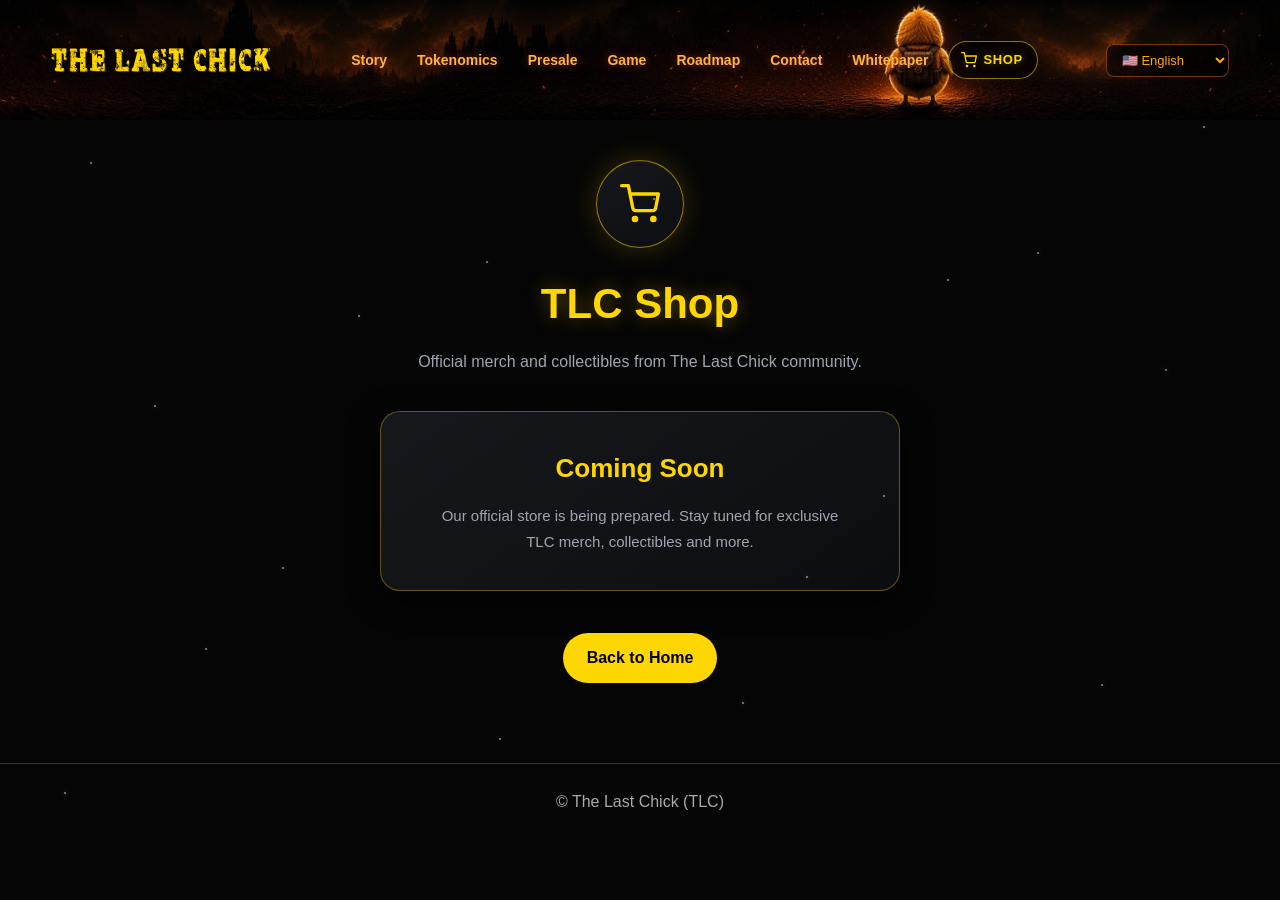
<file: shop.html>
<!DOCTYPE html>
<html lang="en" dir="ltr">
<head>
    <meta charset="UTF-8">
    <meta name="viewport" content="width=device-width, initial-scale=1.0">
    <title>TLC Shop | The Last Chick</title>
    <meta name="description" content="Official TLC Shop — merch and collectibles from The Last Chick community on Base.">
    <meta name="robots" content="index, follow">
    <link rel="canonical" href="https://thelastchick.com/shop.html">
    <meta name="theme-color" content="#050505">
    <link rel="icon" type="image/png" href="https://thelastchick.com/assets/tlc-logo.png">
    <link rel="apple-touch-icon" href="https://thelastchick.com/assets/tlc-logo.png">
    <meta property="og:type" content="website">
    <meta property="og:site_name" content="The Last Chick">
    <meta property="og:title" content="TLC Shop | The Last Chick">
    <meta property="og:description" content="Official TLC Shop — merch and collectibles from The Last Chick community.">
    <meta property="og:url" content="https://thelastchick.com/shop.html">
    <meta property="og:image" content="https://thelastchick.com/assets/tlc1.png">
    <meta name="twitter:card" content="summary_large_image">
    <meta name="twitter:site" content="@TheLastChickTLC">
    <meta name="twitter:title" content="TLC Shop | The Last Chick">
    <meta name="twitter:description" content="Official TLC Shop — merch and collectibles from The Last Chick community.">
    <meta name="twitter:image" content="https://thelastchick.com/assets/tlc1.png">
    <link rel="stylesheet" href="style.css">
    <style>
        .shop-page {
            min-height: calc(100vh - 200px);
            padding: 160px 20px 80px;
            text-align: center;
            background: #050505;
        }
        .shop-hero {
            max-width: 720px;
            margin: 0 auto;
        }
        .shop-hero .shop-icon-wrap {
            width: 88px;
            height: 88px;
            margin: 0 auto 22px;
            border-radius: 50%;
            display: flex;
            align-items: center;
            justify-content: center;
            background: linear-gradient(145deg, #16181d 0%, #0c0d0f 100%);
            border: 1px solid rgba(255, 215, 0, 0.55);
            box-shadow: 0 0 28px rgba(255, 215, 0, 0.2);
            color: #ffd700;
        }
        .shop-hero .shop-icon-wrap svg {
            width: 40px;
            height: 40px;
        }
        .shop-hero h1 {
            font-size: 42px;
            color: #ffd700;
            margin-bottom: 12px;
            text-shadow: 0 0 18px rgba(255, 215, 0, 0.35);
        }
        .shop-hero .shop-sub {
            color: #a0a5b1;
            font-size: 16px;
            line-height: 1.6;
            margin-bottom: 36px;
        }
        .shop-card {
            max-width: 520px;
            margin: 0 auto 32px;
            padding: 36px 28px;
            background: linear-gradient(145deg, #16181d 0%, #0c0d0f 100%);
            border: 1px solid rgba(255, 204, 0, 0.35);
            border-radius: 20px;
            box-shadow: 0 8px 30px rgba(0, 0, 0, 0.65);
        }
        .shop-card h2 {
            font-size: 26px;
            color: #ffd700;
            margin-bottom: 14px;
        }
        .shop-card p {
            color: #a0a5b1;
            font-size: 15px;
            line-height: 1.7;
            margin: 0 auto;
            max-width: 420px;
        }
        .shop-back {
            display: inline-flex;
            align-items: center;
            gap: 8px;
            margin-top: 10px;
            padding: 12px 24px;
            background: #ffd700;
            color: #000 !important;
            font-weight: 700;
            border-radius: 30px;
            text-decoration: none;
            transition: 0.25s;
        }
        .shop-back:hover {
            transform: scale(1.05);
            box-shadow: 0 0 20px rgba(255, 215, 0, 0.4);
        }
        @media (max-width: 600px) {
            .shop-page { padding-top: 120px; }
            .shop-hero h1 { font-size: 32px; }
            .shop-card { padding: 28px 18px; }
        }
    </style>
</head>
<body>

<div id="tlc-ambient-particles" aria-hidden="true">
    <span></span><span></span><span></span><span></span><span></span>
    <span></span><span></span><span></span><span></span><span></span>
    <span></span><span></span><span></span><span></span><span></span>
    <span></span><span></span><span></span><span></span><span></span>
</div>

<header>
    <a href="/" class="logo" aria-label="The Last Chick homepage">
        THE LAST CHICK
    </a>

    <nav id="navMenu" aria-label="Main navigation">
        <a href="/#story" data-i18n="nav_story">Story</a>
        <a href="/tokenomics" data-i18n="nav_token">Tokenomics</a>
        <a href="/presale" data-i18n="nav_presale">Presale</a>
        <a href="/#game" data-i18n="nav_game">Game</a>
        <a href="/#roadmap" data-i18n="nav_roadmap">Roadmap</a>
        <a href="/#contact" data-i18n="nav_contact">Contact</a>
        <a href="/whitepaper.html" data-i18n="nav_whitepaper">Whitepaper</a>
        <a href="/shop.html" class="nav-shop-btn" aria-label="Shop">
            <svg class="nav-shop-icon" viewBox="0 0 24 24" width="18" height="18" aria-hidden="true" fill="none" stroke="currentColor" stroke-width="2" stroke-linecap="round" stroke-linejoin="round">
                <circle cx="9" cy="21" r="1"></circle>
                <circle cx="20" cy="21" r="1"></circle>
                <path d="M1 1h4l2.68 13.39a2 2 0 0 0 2 1.61h9.72a2 2 0 0 0 2-1.61L23 6H6"></path>
            </svg>
            <span data-i18n="nav_shop">Shop</span>
        </a>
    </nav>

    <div class="header-right">
        <div class="language">
            <select id="languageSelect" aria-label="Select language">
                <option value="en">🇺🇸 English</option>
                <option value="fa">🇮🇷 فارسی</option>
                <option value="ar">🇸🇦 العربية</option>
                <option value="es">🇪🇸 Español</option>
                <option value="fr">🇫🇷 Français</option>
                <option value="de">🇩🇪 Deutsch</option>
                <option value="tr">🇹🇷 Türkçe</option>
                <option value="pt">🇧🇷 Português</option>
                <option value="ru">🇷🇺 Русский</option>
                <option value="zh">🇨🇳 中文</option>
                <option value="ja">🇯🇵 日本語</option>
                <option value="hi">🇮🇳 हिन्दी</option>
            </select>
        </div>
        <button type="button" class="menu-toggle" id="menuToggle" aria-label="Open navigation menu">
            <span></span><span></span><span></span>
        </button>
    </div>
</header>

<main class="shop-page">
    <div class="shop-hero">
        <div class="shop-icon-wrap" aria-hidden="true">
            <svg viewBox="0 0 24 24" fill="none" stroke="currentColor" stroke-width="2" stroke-linecap="round" stroke-linejoin="round">
                <circle cx="9" cy="21" r="1"></circle>
                <circle cx="20" cy="21" r="1"></circle>
                <path d="M1 1h4l2.68 13.39a2 2 0 0 0 2 1.61h9.72a2 2 0 0 0 2-1.61L23 6H6"></path>
            </svg>
        </div>
        <h1 data-i18n="shop_page_title">TLC Shop</h1>
        <p class="shop-sub" data-i18n="shop_page_subtitle">Official merch and collectibles from The Last Chick community.</p>

        <div class="shop-card">
            <h2 data-i18n="shop_coming_soon">Coming Soon</h2>
            <p data-i18n="shop_coming_desc">Our official store is being prepared. Stay tuned for exclusive TLC merch, collectibles and more.</p>
        </div>

        <a href="/" class="shop-back" data-i18n="shop_back_home">Back to Home</a>
    </div>
</main>

<footer>
    <p data-i18n="footer">© The Last Chick (TLC)</p>
</footer>

<script src="script.js"></script>
</body>
</html>
</file>
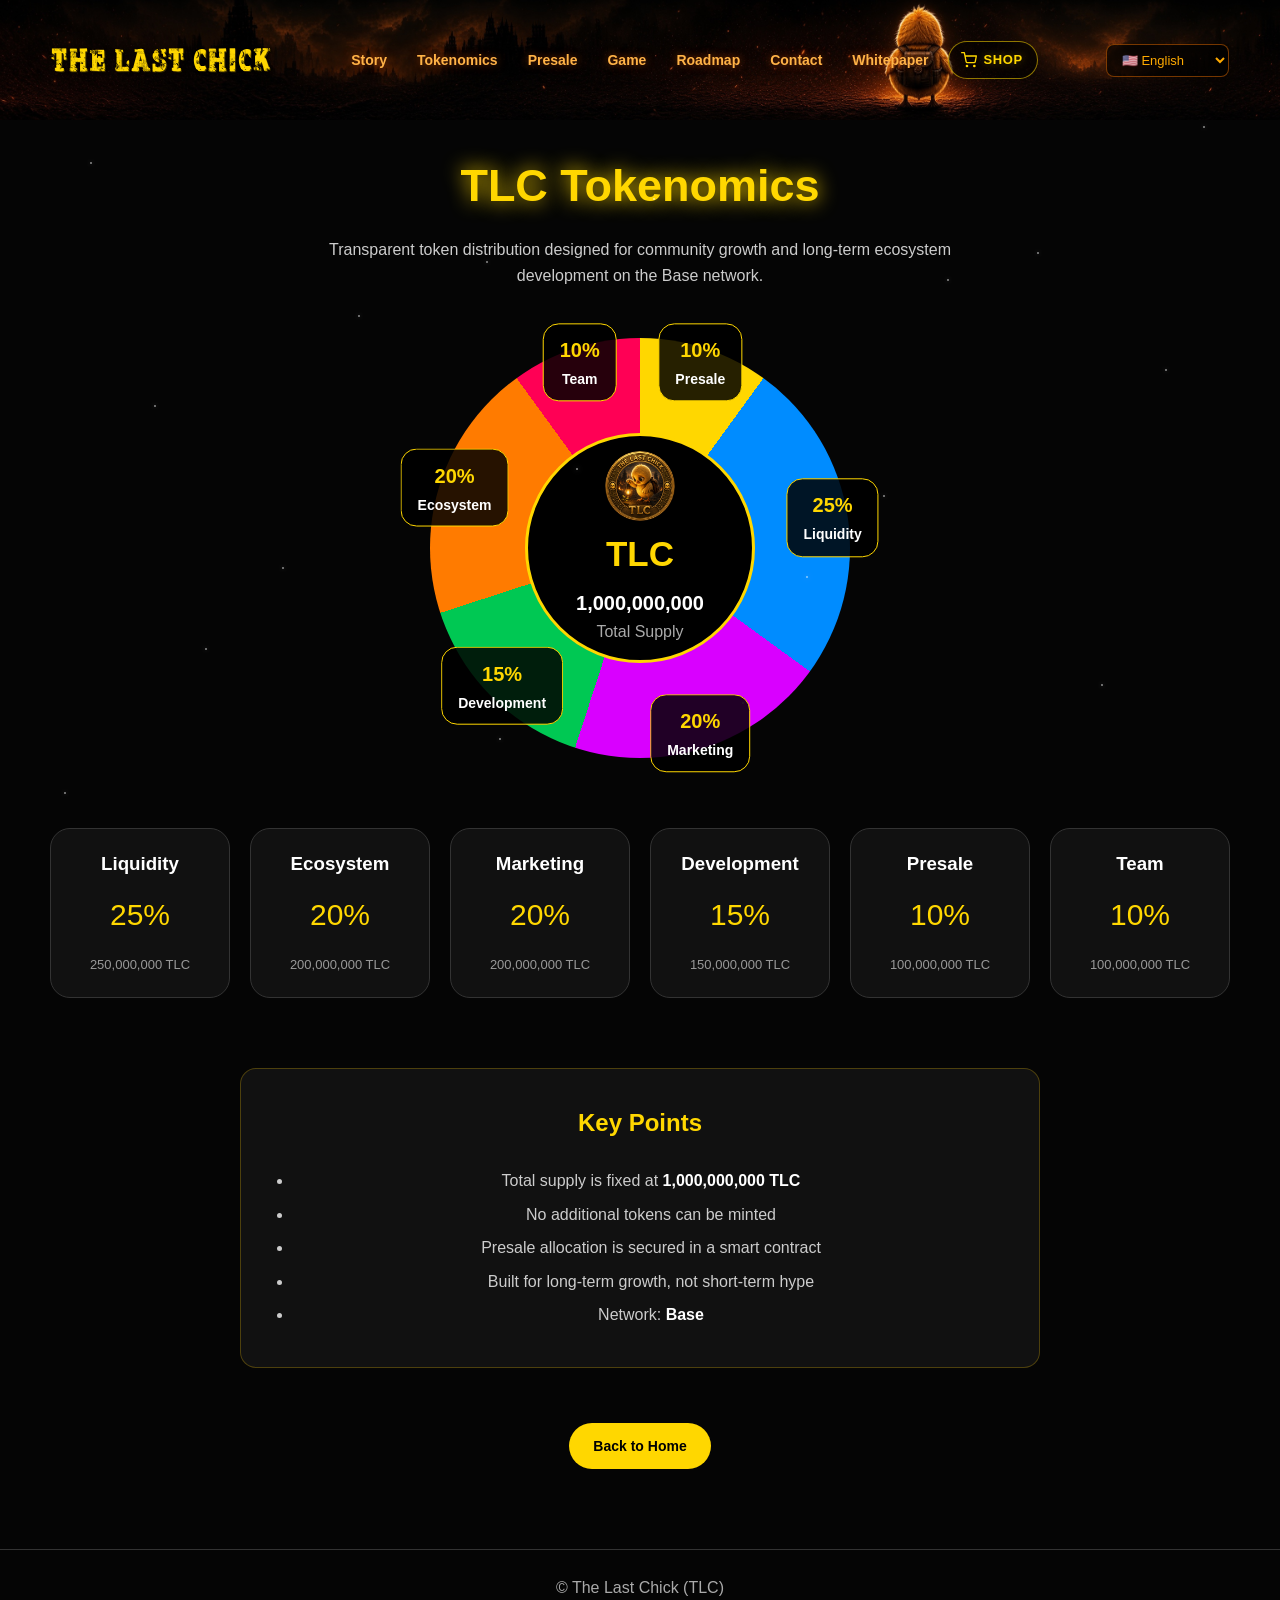
<file: tokenomics.html>
<!DOCTYPE html>
<html lang="en" dir="ltr">
<head>
    <meta charset="UTF-8">
    <meta name="viewport" content="width=device-width, initial-scale=1.0">

    <!-- SEO TITLE -->
    <title data-i18n="token_page_title">The Last Chick (TLC) Tokenomics | TLC Token Supply & Allocation</title>

    <!-- META DESCRIPTION -->
    <meta name="description" content="Explore The Last Chick (TLC) tokenomics on Base. Discover the 1 billion TLC total supply and token allocation for liquidity, ecosystem, marketing, development, presale and team.">

    <meta name="robots" content="index, follow, max-image-preview:large">

    <meta name="theme-color" content="#050505">

    <!-- CANONICAL -->
    <link rel="canonical" href="https://thelastchick.com/tokenomics">

    <!-- FAVICON -->
    <link rel="icon" type="image/png" href="https://thelastchick.com/assets/tlc-logo.png">

    <!-- OPEN GRAPH -->
    <meta property="og:type" content="website">
    <meta property="og:site_name" content="The Last Chick">
    <meta property="og:title" content="The Last Chick (TLC) Tokenomics | TLC Token Supply & Allocation">
    <meta property="og:description" content="Discover The Last Chick (TLC) token distribution on Base, including total supply, liquidity, ecosystem, marketing, development, presale and team allocations.">
    <meta property="og:url" content="https://thelastchick.com/tokenomics">
    <meta property="og:image" content="https://thelastchick.com/assets/tlc-presale-coin.png">
    <meta property="og:image:alt" content="The Last Chick TLC cryptocurrency token">

    <!-- TWITTER / X -->
    <meta name="twitter:card" content="summary_large_image">
    <meta name="twitter:title" content="The Last Chick (TLC) Tokenomics">
    <meta name="twitter:description" content="Explore TLC token supply, distribution and allocation on the Base network.">
    <meta name="twitter:image" content="https://thelastchick.com/assets/tlc-presale-coin.png">

    <!-- STRUCTURED DATA -->
    <script type="application/ld+json">
    {
      "@context": "https://schema.org",
      "@type": "WebPage",
      "name": "The Last Chick (TLC) Tokenomics",
      "headline": "The Last Chick (TLC) Tokenomics",
      "url": "https://thelastchick.com/tokenomics",
      "description": "Official tokenomics information for The Last Chick (TLC), an ERC-20 token on the Base network. Explore the total supply of 1,000,000,000 TLC and its allocation across liquidity, ecosystem, marketing, development, presale and team.",
      "inLanguage": "en",
      "isPartOf": {
        "@type": "WebSite",
        "name": "The Last Chick",
        "url": "https://thelastchick.com/"
      },
      "about": {
        "@type": "Thing",
        "name": "The Last Chick (TLC) Token",
        "alternateName": [
          "TLC Token",
          "TLC Coin",
          "TLC Crypto",
          "The Last Chick Cryptocurrency"
        ],
        "description": "The Last Chick is an ERC-20 cryptocurrency token on the Base network with a total supply of 1,000,000,000 TLC.",
        "identifier": "0x04B757D7Cb621BFb846d47B161857D5E59F5D40C"
      }
    }
    </script>

    <!-- CSS -->
    <link rel="stylesheet" href="style.css">

</head>

<body>

<!-- Ambient Particles -->
<div id="tlc-ambient-particles" aria-hidden="true">
    <span></span><span></span><span></span><span></span><span></span>
    <span></span><span></span><span></span><span></span><span></span>
    <span></span><span></span><span></span><span></span><span></span>
    <span></span><span></span><span></span><span></span><span></span>
</div>

<!-- Header -->
<header>
    <a href="/" class="logo" aria-label="The Last Chick homepage">
        THE LAST CHICK
    </a>

        <nav id="navMenu" aria-label="Main navigation">

        <a href="/#story" data-i18n="nav_story">
            Story
        </a>

        <a href="/tokenomics" data-i18n="nav_token">
            Tokenomics
        </a>

        <a href="/presale" data-i18n="nav_presale">
            Presale
        </a>

        <a href="/#game" data-i18n="nav_game">
            Game
        </a>

        <a href="/#roadmap" data-i18n="nav_roadmap">
            Roadmap
        </a>

        <a href="/#contact" data-i18n="nav_contact">
            Contact
        </a>

        <a href="/whitepaper.html" data-i18n="nav_whitepaper">
            Whitepaper
        </a>

        <a href="/shop.html"
           class="nav-shop-btn"
           aria-label="Shop">
            <svg class="nav-shop-icon" viewBox="0 0 24 24" width="18" height="18" aria-hidden="true" fill="none" stroke="currentColor" stroke-width="2" stroke-linecap="round" stroke-linejoin="round">
                <circle cx="9" cy="21" r="1"></circle>
                <circle cx="20" cy="21" r="1"></circle>
                <path d="M1 1h4l2.68 13.39a2 2 0 0 0 2 1.61h9.72a2 2 0 0 0 2-1.61L23 6H6"></path>
            </svg>
            <span data-i18n="nav_shop">Shop</span>
        </a>

    </nav>


    <div class="header-right">

        <div class="language">
            <select id="languageSelect" aria-label="Select language">

                <option value="en">🇺🇸 English</option>
                <option value="fa">🇮🇷 فارسی</option>
                <option value="ar">🇸🇦 العربية</option>
                <option value="es">🇪🇸 Español</option>
                <option value="fr">🇫🇷 Français</option>
                <option value="de">🇩🇪 Deutsch</option>
                <option value="tr">🇹🇷 Türkçe</option>
                <option value="pt">🇧🇷 Português</option>
                <option value="ru">🇷🇺 Русский</option>
                <option value="zh">🇨🇳 中文</option>
                <option value="ja">🇯🇵 日本語</option>
                <option value="hi">🇮🇳 हिन्दी</option>

            </select>
        </div>

        <button
            type="button"
            class="menu-toggle"
            id="menuToggle"
            aria-label="Open navigation menu">

            <span></span>
            <span></span>
            <span></span>

        </button>

    </div>
</header>


<!-- Tokenomics Section -->
<section class="tokenomics" style="padding-top: 150px;">

    <h1 data-i18n="token_page_title"
        style="font-size: 45px; color: #ffd700; text-shadow: 0 0 20px gold; text-align: center; margin-bottom: 15px;">

        The Last Chick (TLC) Tokenomics

    </h1>

    <p class="token-subtitle"
       data-i18n="token_page_subtitle"
       style="max-width: 700px; margin: 0 auto 50px;">

        Transparent token distribution designed for community growth and long-term ecosystem development on the Base network.

    </p>


    <!-- Visual Chart -->
    <div class="token-chart">

        <div class="center-token">

            <img
                src="assets/tlc-presale-coin.png"
                alt="The Last Chick TLC cryptocurrency token"
                loading="lazy"
                decoding="async">

            <h3>TLC</h3>

            <strong>1,000,000,000</strong>

            <span data-i18n="token_total_supply">
                Total Supply
            </span>

        </div>

        <div class="slice presale">
            <b>10%</b>
            <span data-i18n="token_presale">Presale</span>
        </div>

        <div class="slice liquidity">
            <b>25%</b>
            <span data-i18n="token_liquidity">Liquidity</span>
        </div>

        <div class="slice marketing">
            <b>20%</b>
            <span data-i18n="token_marketing">Marketing</span>
        </div>

        <div class="slice development">
            <b>15%</b>
            <span data-i18n="token_development">Development</span>
        </div>

        <div class="slice ecosystem">
            <b>20%</b>
            <span data-i18n="token_ecosystem">Ecosystem</span>
        </div>

        <div class="slice team">
            <b>10%</b>
            <span data-i18n="token_team">Team</span>
        </div>

    </div>


    <!-- Distribution Cards -->
    <div class="token-info" style="margin-top: 70px;">

        <div>
            <h3 data-i18n="token_liquidity">💧 Liquidity</h3>
            <p>25%</p>
            <small style="color:#999; font-size:13px;">
                250,000,000 TLC
            </small>
        </div>

        <div>
            <h3 data-i18n="token_ecosystem">🌎 Ecosystem</h3>
            <p>20%</p>
            <small style="color:#999; font-size:13px;">
                200,000,000 TLC
            </small>
        </div>

        <div>
            <h3 data-i18n="token_marketing">📢 Marketing</h3>
            <p>20%</p>
            <small style="color:#999; font-size:13px;">
                200,000,000 TLC
            </small>
        </div>

        <div>
            <h3 data-i18n="token_development">🛠 Development</h3>
            <p>15%</p>
            <small style="color:#999; font-size:13px;">
                150,000,000 TLC
            </small>
        </div>

        <div>
            <h3 data-i18n="token_presale">🐥 Presale</h3>
            <p>10%</p>
            <small style="color:#999; font-size:13px;">
                100,000,000 TLC
            </small>
        </div>

        <div>
            <h3 data-i18n="token_team">👥 Team</h3>
            <p>10%</p>
            <small style="color:#999; font-size:13px;">
                100,000,000 TLC
            </small>
        </div>

    </div>


    <!-- Key Points -->
    <div style="max-width: 800px; margin: 70px auto 0; background: #111; border: 1px solid rgba(255,204,0,0.25); border-radius: 16px; padding: 35px 30px;">

        <h3
            style="color:#ffd700; margin: 0 0 22px; font-size: 24px; text-align: center;"
            data-i18n="token_key_points">

            Key Points

        </h3>

        <ul style="color:#ccc; line-height: 2.1; padding-left: 22px; margin: 0; font-size: 16px;">

            <li>
                <span data-i18n="token_supply_fixed">
                    Total supply is fixed at
                </span>
                <strong style="color:#fff;">
                    1,000,000,000 TLC
                </strong>
            </li>

            <li data-i18n="token_no_mint">
                No additional tokens can be minted
            </li>

            <li data-i18n="token_presale_secured">
                Presale allocation is secured in a smart contract
            </li>

            <li data-i18n="token_long_term">
                Built for long-term growth, not short-term hype
            </li>

            <li>
                <span data-i18n="token_network">
                    Network:
                </span>
                <strong style="color:#fff;">
                    Base
                </strong>
            </li>

        </ul>

    </div>


    <!-- Buttons -->
    <div style="margin-top: 55px; display: flex; gap: 15px; justify-content: center; flex-wrap: wrap;">

        <a href="/" class="btn" data-i18n="token_back_home">
            ← Back to Home
        </a>

    </div>

</section>


<!-- Footer -->
<footer>
    <p>© The Last Chick (TLC)</p>
</footer>


<!-- JavaScript -->
<script src="script.js"></script>

</body>
</html>
</file>
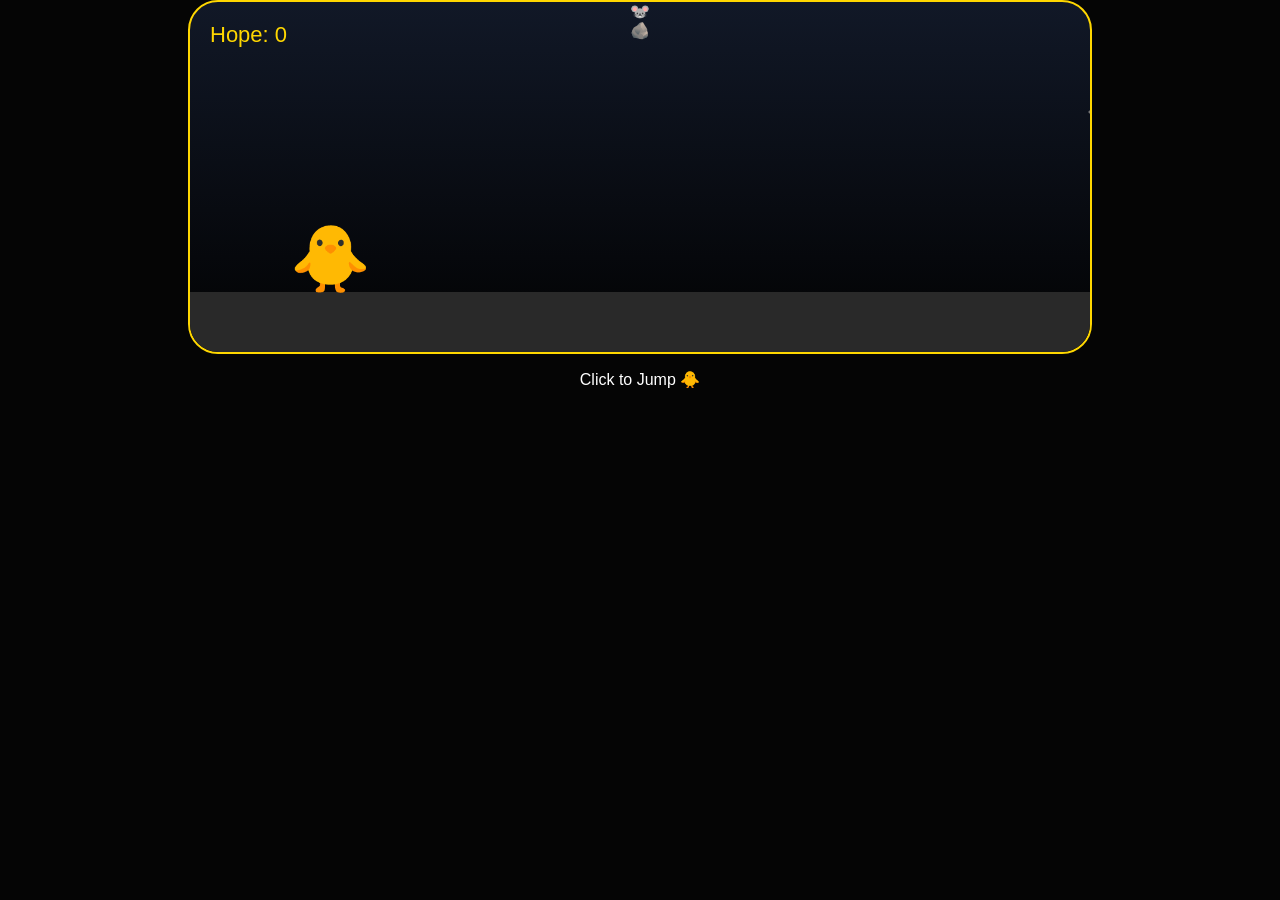
<file: game/game.html>
<!DOCTYPE html>
<html>
<head>
<meta charset="UTF-8">
<title>TLC Into The Light</title>
<link rel="stylesheet" href="game.css">
</head>

<body>

<div id="game">

<div id="sky"></div>

<div id="ground"></div>


<div id="player">
🐥
</div>


<div id="enemy">
🐈
</div>


<div id="mouse">
🐭
</div>


<div id="rock">
🪨
</div>


<div id="lantern">
🏮
</div>


<div id="score">
Hope: <span id="points">0</span>
</div>


<div id="gameover">
GAME OVER
<br>
<button onclick="restartGame()">TRY AGAIN</button>
</div>


</div>


<p>
Click to Jump 🐥
</p>


<script src="game.js"></script>

</body>
</html>
</file>
<file: style.css>
* {
    margin: 0;
    padding: 0;
    box-sizing: border-box;
    font-family: Arial, Helvetica, sans-serif;
}
html {
    scroll-behavior: smooth;
}
body {
    background: #050505;
    color: white;
    line-height: 1.6;
}

/* Loader */
#loader {
    position: fixed;
    top: 0;
    left: 0;
    width: 100%;
    height: 100vh;
    background: #000;
    display: flex;
    flex-direction: column;
    align-items: center;
    justify-content: center;
    z-index: 9999;
    transition: opacity 2s ease, visibility 0s linear 2s;
    overflow: hidden;
}
#loader.hidden {
    opacity: 0;
    visibility: hidden;
    pointer-events: none;
}
#loader img {
    width: 180px;
}
#loader h1 {
    font-size: 50px;
    color: #ffd700;
    margin-top: 15px;
}
.chick-circle {
    width: 220px;
    height: 220px;
    border-radius: 50%;
    overflow: hidden;
    border: 5px solid #ffd700;
    box-shadow: 0 0 30px #ffd700, 0 0 80px rgba(255, 215, 0, 0.5);
    animation: floatChick 3s infinite ease-in-out;
}
.chick-circle img {
    width: 100%;
    height: 100%;
    object-fit: contain;
}
@keyframes floatChick {
    0%, 100% { transform: translateY(0); }
    50% { transform: translateY(-15px); }
}
.sparkle {
    position: absolute;
    width: 8px;
    height: 8px;
    background: #ffd700;
    border-radius: 50%;
    pointer-events: none;
    animation: sparkleMove 1s forwards;
}
@keyframes sparkleMove {
    0% { opacity: 1; transform: scale(1); }
    100% {
        opacity: 0;
        transform: translate(var(--x), var(--y)) scale(0);
    }
}
@font-face {
    font-family: 'Apocalypse';
    src: url('Apocalypse-Regular.ttf') format('truetype');
    font-weight: normal;
    font-style: normal;
    font-display: swap;
}
/* HEADER */
header {
    position: fixed;
    top: 0;
    left: 0;
    width: 100%;
    height: 120px;
    display: flex;
    justify-content: space-between;
    align-items: center;
    padding: 0 4%;
    background: url('assets/header-bg.png') center 50% / cover no-repeat;
    background-color: #0a0500;
    
    box-shadow: none;
    z-index: 1000;
}
header .logo,
a.logo {
    font-family: 'Apocalypse', sans-serif;
    font-size: 24px;
    font-weight: normal;
    color: #ffd700 !important;
    letter-spacing: 1px;
    white-space: nowrap;
    text-decoration: none;
    text-transform: uppercase;

    text-shadow:
        1px 1px 0 rgba(60, 45, 0, 0.9),
        2px 2px 3px rgba(0, 0, 0, 0.9);

    z-index: 2;
    transition: 0.3s;
}
header .logo:hover,
a.logo:hover {
    color: #ffe45c !important;
    text-shadow:
        1px 1px 0 rgba(60, 45, 0, 0.9),
        0 0 8px rgba(255, 215, 0, 0.35);
    opacity: 1;
}
header nav {
    display: flex;
    gap: 4px;
    z-index: 2;
}
header nav a {
    color: #ffb347 !important;
    text-decoration: none;
    font-size: 14px;
    font-weight: 600;
    padding: 8px 11px;
    margin: 0 2px;
    text-shadow: 0 0 8px rgba(255, 100, 0, 0.5);
    transition: all 0.25s ease;
    border-radius: 6px;
}
header nav a:hover {
    color: #ffdd88 !important;
    text-shadow: 0 0 14px #ff6a00;
    background: rgba(255, 80, 0, 0.12);
}

/* Shop button in nav */
header nav a.nav-shop-btn {
    display: inline-flex;
    align-items: center;
    gap: 7px;
    color: #ffd700 !important;
    background: rgba(0, 0, 0, 0.55);
    border: 1px solid rgba(255, 215, 0, 0.55);
    border-radius: 999px;
    padding: 7px 14px 7px 12px;
    font-size: 13px;
    font-weight: 700;
    letter-spacing: 0.6px;
    text-transform: uppercase;
    text-shadow: 0 0 10px rgba(255, 215, 0, 0.35);
    transition: all 0.25s ease;
}

header nav a.nav-shop-btn:hover {
    color: #000 !important;
    background: #ffd700;
    border-color: #ffd700;
    text-shadow: none;
    box-shadow: 0 0 18px rgba(255, 215, 0, 0.45);
}

header nav a.nav-shop-btn .nav-shop-icon {
    flex-shrink: 0;
    width: 16px;
    height: 16px;
}

@media (max-width: 1024px) {
    header nav a.nav-shop-btn {
        width: fit-content;
        margin-top: 6px;
        padding: 10px 16px;
        font-size: 15px;
    }
}

.header-right {
    display: flex;
    align-items: center;
    gap: 12px;
    z-index: 5;
}
.language select {
    background: rgba(0, 0, 0, 0.65);
    color: #ffaa00;
    padding: 7px 11px;
    border-radius: 8px;
    border: 1px solid rgba(255, 120, 0, 0.45);
    cursor: pointer;
    font-size: 13px;
    outline: none;
    max-width: 150px;
    transition: 0.25s;
}
.language select:hover {
    border-color: #ff6a00;
}
.menu-toggle {
    display: none;
    flex-direction: column;
    justify-content: space-between;
    width: 26px;
    height: 18px;
    background: transparent;
    border: none;
    cursor: pointer;
    padding: 0;
}
.menu-toggle span {
    display: block;
    height: 2.5px;
    width: 100%;
    background: #ff8800;
    border-radius: 2px;
    transition: 0.3s;
}
.menu-toggle.active span:nth-child(1) {
    transform: translateY(7.5px) rotate(45deg);
}
.menu-toggle.active span:nth-child(2) {
    opacity: 0;
}
.menu-toggle.active span:nth-child(3) {
    transform: translateY(-7.5px) rotate(-45deg);
}

/* Hero */
.hero {
    min-height: 100vh;
    display: flex;
    align-items: center;
    justify-content: space-between;
    padding: 150px 5% 60px;
    gap: 40px;
}
.hero-image {
    width: 380px;
    max-width: 100%;
    border-radius: 32px;
    filter: drop-shadow(0 0 40px rgba(255, 215, 0, 0.6));
    -webkit-mask-image: radial-gradient(ellipse 85% 90% at center, black 60%, transparent 100%);
    mask-image: radial-gradient(ellipse 85% 90% at center, black 60%, transparent 100%);
}
.hero-content {
    max-width: 560px;
}
.hero h1 {
    font-size: 52px;
    line-height: 1.1;
}
.hero h1 span {
    color: #ffd700;
}
.hero-title {
    font-size: 24px;
    margin: 20px 0;
}
.small-text {
    color: #bbb;
    font-size: 16px;
}
.buttons {
    margin-top: 26px;
    display: flex;
    gap: 12px;
    flex-wrap: wrap;
}
.btn,
.buy-btn {
    display: inline-block;
    padding: 12px 24px;
    background: #ffd700;
    color: #000;
    font-weight: bold;
    border-radius: 30px;
    text-decoration: none;
    transition: 0.3s;
    font-size: 14px;
    border: none;
    cursor: pointer;
}
.btn:hover,
.buy-btn:hover {
    transform: scale(1.05);
}

/* Sections */
section {
    padding: 70px 5%;
}
h2 {
    font-size: 36px;
    color: #ffd700;
    margin-bottom: 25px;
    text-align: center;
}
section p {
    max-width: 900px;
    margin: 12px auto;
    color: #ddd;
    font-size: 16px;
}
#story {
    display: flex;
    align-items: center;
    gap: 45px;
}
#story img {
    width: 360px;
    max-width: 100%;
}
.cards {
    display: grid;
    grid-template-columns: repeat(auto-fit, minmax(210px, 1fr));
    gap: 22px;
    margin-top: 30px;
}
.card,
.token-card,
.contract-box {
    background: #111;
    border: 1px solid #333;
    padding: 26px;
    border-radius: 16px;
    text-align: center;
    transition: 0.3s;
}
.card:hover {
    transform: translateY(-8px);
    border-color: #ffd700;
}
.card h3 {
    color: #ffd700;
    margin-bottom: 10px;
}
.gallery {
    text-align: center;
}
.gallery img {
    width: 250px;
    max-width: 90%;
    margin: 10px;
    border-radius: 16px;
}
.token-card button,
.contract-box button {
    margin-top: 16px;
    padding: 11px 22px;
    border: none;
    border-radius: 20px;
    cursor: pointer;
    background: #ffd700;
    font-weight: bold;
}
.contract-address {
    word-break: break-all;
    color: #ffd700;
}
.contract-input {
    width: 100%;
    padding: 13px;
    background: #000;
    color: white;
    border: 1px solid #555;
    border-radius: 10px;
    text-align: center;
    margin-top: 8px;
}
.community {
    text-align: center;
}
.social-buttons {
    display: flex;
    justify-content: center;
    gap: 12px;
    flex-wrap: wrap;
    margin-top: 10px;
}
footer {
    padding: 25px;
    text-align: center;
    border-top: 1px solid #333;
    color: #aaa;
}

/* Tokenomics */
.tokenomics {
    background: #050505;
    padding: 80px 20px;
    text-align: center;
    color: white;
}
.tokenomics h2 {
    font-size: 45px;
    color: #ffd700;
    text-shadow: 0 0 20px gold;
}
.token-subtitle {
    color: #ccc;
    margin-bottom: 50px;
}
.token-chart {
    width: 420px;
    height: 420px;
    margin: auto;
    border-radius: 50%;
    background: conic-gradient(
        #ffd700 0 10%,
        #008cff 10% 35%,
        #d900ff 35% 55%,
        #00c853 55% 70%,
        #ff7b00 70% 90%,
        #ff0055 90% 100%
    );
    position: relative;
    animation: glow 3s infinite alternate;
}
@keyframes glow {
    from { box-shadow: 0 0 20px gold; }
    to { box-shadow: 0 0 70px gold; }
}
.center-token {
    position: absolute;
    top: 50%;
    left: 50%;
    transform: translate(-50%, -50%);
    width: 230px;
    height: 230px;
    background: #000;
    border-radius: 50%;
    display: flex;
    flex-direction: column;
    align-items: center;
    justify-content: center;
    border: 3px solid gold;
}
.center-token img {
    width: 70px;
    height: 70px;
    border-radius: 50%;
    object-fit: cover;
}
.center-token h3 {
    font-size: 35px;
    color: #ffd700;
    margin: 5px;
}
.center-token strong {
    font-size: 20px;
}
.center-token span {
    color: #aaa;
}
.slice {
    position: absolute;
    top: 50%;
    left: 50%;
    width: max-content;
    color: white;
    font-weight: bold;
    background: rgba(0, 0, 0, 0.85);
    padding: 10px 16px;
    border-radius: 16px;
    border: 1px solid gold;
    font-size: 14px;
    white-space: nowrap;
    z-index: 5;
    transform-origin: center center;
    animation: floatLabel 3s ease-in-out infinite;
}

.slice b {
    display: block;
    font-size: 20px;
    color: #ffd700;
    margin-bottom: 2px;
}

/* Presale 10% - Gold */
.presale {
    --angle: 18deg;
    transform: translate(-50%, -50%) rotate(var(--angle)) translateY(-195px) rotate(calc(-1 * var(--angle)));
}

/* Liquidity 25% - Blue */
.liquidity {
    --angle: 81deg;
    transform: translate(-50%, -50%) rotate(var(--angle)) translateY(-195px) rotate(calc(-1 * var(--angle)));
}

/* Marketing 20% - Purple */
.marketing {
    --angle: 162deg;
    transform: translate(-50%, -50%) rotate(var(--angle)) translateY(-195px) rotate(calc(-1 * var(--angle)));
}

/* Development 15% - Green */
.development {
    --angle: 225deg;
    transform: translate(-50%, -50%) rotate(var(--angle)) translateY(-195px) rotate(calc(-1 * var(--angle)));
}

/* Ecosystem 20% - Orange */
.ecosystem {
    --angle: 288deg;
    transform: translate(-50%, -50%) rotate(var(--angle)) translateY(-195px) rotate(calc(-1 * var(--angle)));
}

/* Team 10% - Red */
.team {
    --angle: 342deg;
    transform: translate(-50%, -50%) rotate(var(--angle)) translateY(-195px) rotate(calc(-1 * var(--angle)));
}

/* Floating animation */
@keyframes floatLabel {
    0%, 100% {
        transform: translate(-50%, -50%) rotate(var(--angle)) translateY(-195px) rotate(calc(-1 * var(--angle)));
    }
    50% {
        transform: translate(-50%, -50%) rotate(var(--angle)) translateY(-210px) rotate(calc(-1 * var(--angle)));
    }
}
.token-info {
    display: flex;
    flex-wrap: wrap;
    justify-content: center;
    gap: 20px;
    margin-top: 70px;
}
.token-info div {
    width: 180px;
    background: #111;
    padding: 20px;
    border-radius: 20px;
    border: 1px solid #333;
    transition: 0.3s;
}
.token-info div:hover {
    transform: translateY(-10px);
    border-color: gold;
    box-shadow: 0 0 20px gold;
}
.token-info p {
    font-size: 30px;
    color: #ffd700;
}

/* Presale */
.presale-section {
    padding: 80px 20px;
    text-align: center;
    background: #050505;
    color: white;
}
.presale-section h2 {
    font-size: 42px;
    color: #ffd700;
    text-shadow: 0 0 20px gold;
}
.presale-text {
    max-width: 800px;
    margin: 20px auto;
    color: #ddd;
    line-height: 1.8;
}
.presale-card {
    display: flex;
    justify-content: center;
    flex-wrap: wrap;
    gap: 20px;
    margin: 50px auto;
}
.presale-item {
    width: 220px;
    padding: 25px;
    background: #111;
    border-radius: 20px;
    border: 1px solid #ffd700;
    box-shadow: 0 0 15px rgba(255, 215, 0, 0.3);
    transition: 0.3s;
}
.presale-item:hover {
    transform: translateY(-10px);
    box-shadow: 0 0 35px gold;
}
.presale-item span {
    display: block;
    color: #aaa;
    margin-bottom: 15px;
}
.presale-item strong {
    font-size: 22px;
    color: #ffd700;
}
.purpose-box {
    max-width: 500px;
    margin: auto;
    background: #111;
    padding: 30px;
    border-radius: 25px;
    border: 1px solid #333;
    font-size: 18px;
}
.purpose-box p {
    margin: 15px;
}

/* Buy Widget */
.buy-widget {
    max-width: 480px;
    margin: 25px auto 0 !important;
    background: #111;
    border: 1px solid #ffd700;
    border-radius: 24px;
    padding: 20px 22px 18px !important;
    box-shadow: 0 0 30px rgba(255, 215, 0, 0.25);
    text-align: center;
}
.buy-widget h3 {
    color: #ffd700;
    font-size: 26px;
    margin-bottom: 25px;
}
.input-group {
    text-align: left;
    margin-bottom: 18px;
}
.input-group label {
    display: block;
    color: #aaa;
    font-size: 14px;
    margin-bottom: 6px;
}
.input-group input {
    width: 100%;
    padding: 14px 16px;
    background: #000;
    border: 1px solid #444;
    border-radius: 12px;
    color: white;
    font-size: 18px;
    outline: none;
    transition: 0.3s;
}
.input-group input:focus {
    border-color: #ffd700;
}
.price-info {
    color: #ffd700;
    font-size: 15px;
    margin: 10px 0 25px;
}
.buy-widget .buy-btn {
    width: 100%;
    padding: 15px;
    font-size: 16px;
    margin-top: 8px;
    cursor: pointer;
    border: none;
}
.tx-status {
    margin-top: 18px;
    font-size: 14px;
    color: #0f0;
    min-height: 22px;
}
.wallet-status {
    margin: 12px 0 0 !important;
}
#connectBtn {
    width: 100%;
}

/* ===== FIXED: Token Info inside Buy Widget ===== */
.token-info-box {
    margin: 12px 0 8px !important;
    padding: 0 !important;
}
.token-info-box h2 {
    font-size: 22px !important;
    margin: 0 0 12px !important;
    text-align: center;
    color: #ffd700;
}
.token-info-box .token-card {
    padding: 18px 16px !important;
    margin: 0;
}
.token-info-box .token-card p {
    margin: 6px 0;
    font-size: 14px;
}
.network-warning {
    margin: 0 0 10px !important;
    font-size: 13.5px;
    line-height: 1.5;
    color: #ccc;
}

/* Play Game */
.play-game {
    display: flex;
    justify-content: center;
    align-items: center;
    margin: 10px auto 5px;
}
.play-btn {
    display: inline-block;
    padding: 12px 28px;
    min-width: 150px;
    text-align: center;
    text-decoration: none;
    font-size: 15px;
    font-weight: bold;
    color: #000;
    border-radius: 30px;
    animation: playColorChange 14s ease-in-out infinite;
    transition: transform 0.3s ease;
}
.play-btn:hover {
    transform: scale(1.08);
}
@keyframes playColorChange {
    0%, 12% { background: #ffd700; box-shadow: 0 0 10px rgba(255, 215, 0, 0.5), 0 0 30px rgba(255, 215, 0, 0.25); }
    12%, 25% { background: #008cff; box-shadow: 0 0 10px rgba(0, 140, 255, 0.5), 0 0 30px rgba(0, 140, 255, 0.25); }
    25%, 37% { background: #9b00ff; box-shadow: 0 0 10px rgba(155, 0, 255, 0.5), 0 0 30px rgba(155, 0, 255, 0.25); }
    37%, 50% { background: #ff1493; box-shadow: 0 0 10px rgba(255, 20, 147, 0.5), 0 0 30px rgba(255, 20, 147, 0.25); }
    50%, 62% { background: #00c853; box-shadow: 0 0 10px rgba(0, 200, 83, 0.5), 0 0 30px rgba(0, 200, 83, 0.25); }
    62%, 75% { background: #ff7b00; box-shadow: 0 0 10px rgba(255, 123, 0, 0.5), 0 0 30px rgba(255, 123, 0, 0.25); }
    75%, 87% { background: #ff0055; box-shadow: 0 0 10px rgba(255, 0, 85, 0.5), 0 0 30px rgba(255, 0, 85, 0.25); }
    87%, 100% { background: #ffd700; box-shadow: 0 0 10px rgba(255, 215, 0, 0.5), 0 0 30px rgba(255, 215, 0, 0.25); }
}
.buy-title {
    display: flex;
    align-items: center;
    justify-content: center;
    gap: 14px;
}
.buy-title h3 {
    margin: 0;
}
.buy-title-chick {
    width: 42px;
    height: 42px;
    object-fit: contain;
}
.presale-title-with-image {
    display: flex;
    align-items: center;
    justify-content: center;
    gap: 14px;
}
.presale-coin-img {
    width: 72px;
    height: 72px;
    border-radius: 50%;
    object-fit: cover;
    box-shadow: 0 0 22px rgba(255, 215, 0, 0.65);
    transition: transform 0.3s ease;
}
.presale-coin-img:hover {
    transform: scale(1.1);
}
.buy-chick-image {
    display: block;
    width: 150px;
    height: auto;
    margin: -10px 0 0 0;
}
#buy {
    scroll-margin-top: 90px;
}

#game {
    scroll-margin-top: 140px;
}
/* Responsive */
@media (max-width: 1024px) {
    header {
        height: 80px;
        padding: 0 4%;
        background-position: center 45%;
    }
    header .logo,
    a.logo {
        font-size: 16px;
    }
    header nav {
        position: fixed;
        top: 80px;
        right: -100%;
        width: 260px;
        height: calc(100vh - 80px);
        background: rgba(8, 4, 0, 0.97);
        flex-direction: column;
        padding: 30px 20px;
        gap: 16px;
        transition: right 0.35s ease;
        border-left: 1px solid rgba(255, 100, 0, 0.3);
        z-index: 999;
    }
    html[dir="rtl"] header nav {
        right: auto;
        left: -100%;
        border-left: none;
        border-right: 1px solid rgba(255, 100, 0, 0.3);
    }
    header nav.active {
        right: 0;
    }
    html[dir="rtl"] header nav.active {
        left: 0;
        right: auto;
    }
    header nav a {
        margin: 0;
        font-size: 16px;
        padding: 12px 10px;
    }
    .menu-toggle {
        display: flex;
    }
    .hero {
        flex-direction: column-reverse;
        text-align: center;
        padding-top: 120px;
    }
    .hero h1 {
        font-size: 38px;
    }
    .hero-image {
        width: 270px;
    }
    #story {
        flex-direction: column;
        text-align: center;
    }
    #story img {
        width: 280px;
    }
    h2 {
        font-size: 30px;
    }
}
@media (max-width: 480px) {
    header {
        height: 70px;
        background-position: 65% 50%;
    }
    header .logo,
    a.logo {
        font-size: 14px;
    }
    .language select {
        max-width: 120px;
        font-size: 12px;
        padding: 6px 8px;
    }
    .hero h1 {
        font-size: 30px;
    }
    .hero-title {
        font-size: 19px;
    }
    .buttons {
        justify-content: center;
    }
    .btn, .buy-btn {
        padding: 11px 20px;
        font-size: 13px;
    }
    .buy-widget {
        margin: 40px 15px 0;
        padding: 25px 20px;
    }
}

/* ===== Tokenomics Mobile Only Fix ===== */
@media (max-width: 480px) {
    .tokenomics {
        overflow: hidden;
        padding: 60px 15px;
    }

    .token-chart {
        width: 90vw;
        height: 90vw;
        max-width: 340px;
        max-height: 340px;
    }

    .center-token {
        width: 165px;
        height: 165px;
    }

    .center-token h3 {
        font-size: 24px;
    }

    .center-token strong {
        font-size: 15px;
    }

    .slice {
        padding: 7px 11px;
        font-size: 12px;
    }

    .slice b {
        font-size: 15px;
    }

    /* Smaller distance so labels stay inside the screen */
    .presale {
        --angle: 18deg;
        transform: translate(-50%, -50%) rotate(var(--angle)) translateY(-140px) rotate(calc(-1 * var(--angle)));
    }

    .liquidity {
        --angle: 81deg;
        transform: translate(-50%, -50%) rotate(var(--angle)) translateY(-140px) rotate(calc(-1 * var(--angle)));
    }

    .marketing {
        --angle: 162deg;
        transform: translate(-50%, -50%) rotate(var(--angle)) translateY(-140px) rotate(calc(-1 * var(--angle)));
    }

    .development {
        --angle: 225deg;
        transform: translate(-50%, -50%) rotate(var(--angle)) translateY(-140px) rotate(calc(-1 * var(--angle)));
    }

    .ecosystem {
        --angle: 288deg;
        transform: translate(-50%, -50%) rotate(var(--angle)) translateY(-140px) rotate(calc(-1 * var(--angle)));
    }

    .team {
        --angle: 342deg;
        transform: translate(-50%, -50%) rotate(var(--angle)) translateY(-140px) rotate(calc(-1 * var(--angle)));
    }

    @keyframes floatLabel {
        0%, 100% {
            transform: translate(-50%, -50%) rotate(var(--angle)) translateY(-140px) rotate(calc(-1 * var(--angle)));
        }
        50% {
            transform: translate(-50%, -50%) rotate(var(--angle)) translateY(-152px) rotate(calc(-1 * var(--angle)));
        }
    }
}

/* ===== SUBTLE WHITE AMBIENT PARTICLES ===== */
#tlc-ambient-particles {
    position: fixed;
    inset: 0;
    width: 100%;
    height: 100%;
    pointer-events: none;
    overflow: hidden;
    z-index: 1;
}

#tlc-ambient-particles span {
    position: absolute;
    display: block;
    width: 2px;
    height: 2px;
    border-radius: 50%;
    background: rgba(255, 255, 255, 0.55);
    box-shadow: 0 0 5px rgba(255, 255, 255, 0.35);
    animation: tlcSoftParticle 18s ease-in-out infinite;
}

/* ۲۰ نقطه */
#tlc-ambient-particles span:nth-child(1)  { left: 7%;  top: 18%; animation-duration: 20s; animation-delay: -4s; }
#tlc-ambient-particles span:nth-child(2)  { left: 16%; top: 72%; animation-duration: 24s; animation-delay: -12s; }
#tlc-ambient-particles span:nth-child(3)  { left: 28%; top: 35%; animation-duration: 19s; animation-delay: -7s; }
#tlc-ambient-particles span:nth-child(4)  { left: 39%; top: 82%; animation-duration: 26s; animation-delay: -16s; }
#tlc-ambient-particles span:nth-child(5)  { left: 51%; top: 22%; animation-duration: 21s; animation-delay: -9s; }
#tlc-ambient-particles span:nth-child(6)  { left: 63%; top: 64%; animation-duration: 23s; animation-delay: -14s; }
#tlc-ambient-particles span:nth-child(7)  { left: 74%; top: 31%; animation-duration: 25s; animation-delay: -5s; }
#tlc-ambient-particles span:nth-child(8)  { left: 86%; top: 76%; animation-duration: 22s; animation-delay: -18s; }
#tlc-ambient-particles span:nth-child(9)  { left: 94%; top: 14%; animation-duration: 27s; animation-delay: -11s; }
#tlc-ambient-particles span:nth-child(10) { left: 45%; top: 52%; animation-duration: 24s; animation-delay: -2s; }
#tlc-ambient-particles span:nth-child(11) { left: 12%; top: 45%; animation-duration: 22s; animation-delay: -6s; }
#tlc-ambient-particles span:nth-child(12) { left: 33%; top: 12%; animation-duration: 25s; animation-delay: -15s; }
#tlc-ambient-particles span:nth-child(13) { left: 58%; top: 78%; animation-duration: 19s; animation-delay: -3s; }
#tlc-ambient-particles span:nth-child(14) { left: 81%; top: 28%; animation-duration: 27s; animation-delay: -10s; }
#tlc-ambient-particles span:nth-child(15) { left: 5%;  top: 88%; animation-duration: 21s; animation-delay: -8s; }
#tlc-ambient-particles span:nth-child(16) { left: 47%; top: 6%;  animation-duration: 23s; animation-delay: -13s; }
#tlc-ambient-particles span:nth-child(17) { left: 69%; top: 55%; animation-duration: 26s; animation-delay: -1s; }
#tlc-ambient-particles span:nth-child(18) { left: 22%; top: 63%; animation-duration: 20s; animation-delay: -17s; }
#tlc-ambient-particles span:nth-child(19) { left: 91%; top: 41%; animation-duration: 24s; animation-delay: -9s; }
#tlc-ambient-particles span:nth-child(20) { left: 38%; top: 29%; animation-duration: 28s; animation-delay: -5s; }

@keyframes tlcSoftParticle {
    0%, 100% {
        transform: translate3d(0, 0, 0);
        opacity: 0.12;
    }
    25% {
        transform: translate3d(12px, -8px, 0);
        opacity: 0.45;
    }
    50% {
        transform: translate3d(-8px, 10px, 0);
        opacity: 0.22;
    }
    75% {
        transform: translate3d(9px, 5px, 0);
        opacity: 0.5;
    }
}

@media (prefers-reduced-motion: reduce) {
    #tlc-ambient-particles span {
        animation: none;
        opacity: 0.25;
    }
}


/* ==================== CONTACT SECTION ==================== */
.contact-section {
    padding: 80px 20px;
    background: #050505;
    text-align: center;
}

.contact-section h2 {
    font-size: 36px;
    color: #ffd700;
    margin-bottom: 12px;
}
.contact-official-email {
    text-align: center !important;
    width: 100%;
    display: block;
    margin: 5px auto 16px auto !important;
}

.contact-official-email a {
    display: inline-block;
}
.contact-subtitle {
    color: #a0a5b1;
    font-size: 16px;
    margin-bottom: 40px;
    max-width: 600px;
    margin-left: auto;
    margin-right: auto;
}

.contact-card {
    max-width: 580px;
    margin: 0 auto;
    background: linear-gradient(145deg, #16181d 0%, #0c0d0f 100%);
    border: 1px solid rgba(255, 204, 0, 0.35);
    border-radius: 20px;
    padding: 40px 32px;
    box-shadow: 0 8px 30px rgba(0, 0, 0, 0.6);
}

.contact-form .form-group {
    margin-bottom: 22px;
    text-align: left;
}

.contact-form label {
    display: block;
    color: #ffd700;
    font-size: 14px;
    font-weight: 600;
    margin-bottom: 8px;
}

.contact-form input,
.contact-form select,
.contact-form textarea {
    width: 100%;
    padding: 14px 16px;
    background: #111;
    border: 1px solid #333;
    border-radius: 12px;
    color: #fff;
    font-size: 15px;
    outline: none;
    transition: border-color 0.25s;
}

.contact-form input:focus,
.contact-form select:focus,
.contact-form textarea:focus {
    border-color: #ffd700;
}

.contact-form select {
    cursor: pointer;
    appearance: none;
    background-image: url("data:image/svg+xml,%3Csvg xmlns='http://www.w3.org/2000/svg' width='12' height='8' viewBox='0 0 12 8'%3E%3Cpath fill='%23ffd700' d='M1.41 0L6 4.58 10.59 0 12 1.41l-6 6-6-6z'/%3E%3C/svg%3E");
    background-repeat: no-repeat;
    background-position: right 16px center;
}

.contact-form textarea {
    resize: vertical;
    min-height: 120px;
}

.contact-submit-btn {
    width: 100%;
    padding: 16px;
    background: #ffd700;
    color: #000;
    font-size: 16px;
    font-weight: 700;
    border: none;
    border-radius: 12px;
    cursor: pointer;
    transition: all 0.25s;
    margin-top: 10px;
}

.contact-submit-btn:hover {
    background: #ffe45c;
    transform: translateY(-2px);
    box-shadow: 0 6px 20px rgba(255, 215, 0, 0.3);
}

@media (max-width: 600px) {
    .contact-card {
        padding: 30px 20px;
    }
    
    .contact-section h2 {
        font-size: 28px;
    }
}


/* ===== Toast Notification ===== */
.toast {
  position: fixed;
  top: 30px;
  right: 30px;
  z-index: 99999;
  min-width: 280px;
  max-width: 380px;
  padding: 16px 20px;
  background: linear-gradient(135deg, #0f1f0f, #0a160a);
  border: 1px solid #4ade80;
  border-radius: 14px;
  box-shadow: 0 10px 30px rgba(0, 0, 0, 0.4);
  color: #e2e8f0;
  display: flex;
  align-items: center;
  gap: 12px;
  opacity: 0;
  transform: translateY(-20px);
  transition: all 0.35s ease;
  pointer-events: none;
}

.toast.show {
  opacity: 1;
  transform: translateY(0);
  pointer-events: auto;
}

.toast-icon {
  width: 28px;
  height: 28px;
  background: #4ade80;
  border-radius: 50%;
  display: flex;
  align-items: center;
  justify-content: center;
  flex-shrink: 0;
  color: #0a160a;
  font-size: 16px;
  font-weight: bold;
}

.toast-content {
  flex: 1;
}

.toast-title {
  font-size: 15px;
  font-weight: 600;
  color: #4ade80;
  margin-bottom: 2px;
}

.toast-message {
  font-size: 13.5px;
  color: #a7f3d0;
  line-height: 1.4;
}

.toast-close {
  background: transparent;
  border: none;
  color: #6b7280;
  font-size: 18px;
  cursor: pointer;
  padding: 0 4px;
  line-height: 1;
  transition: color 0.2s;
}

.toast-close:hover {
  color: #fff;
}

@media (max-width: 600px) {
  .toast {
    top: 20px;
    right: 16px;
    left: 16px;
    max-width: none;
  }
}

/* ========================================================= */
/* TELEGRAM EGG BUTTON                                        */
/* ========================================================= */

.play-game {
    display: flex;
    flex-direction: column;
    align-items: center;
    gap: 40px;
    margin: 30px auto 20px;
}

.telegram-egg-wrapper {
    position: relative;
    display: flex;
    flex-direction: column;
    align-items: center;
}

.telegram-egg-btn {
    display: flex;
    flex-direction: column;
    align-items: center;
    text-decoration: none;
    transition: transform 0.3s ease;
}

.telegram-egg-btn:hover {
    transform: scale(1.06);
}

.egg-img {
    width: 140px;
    height: auto;
    filter: drop-shadow(0 0 18px rgba(255, 215, 0, 0.55));
    animation: eggPulse 2.8s ease-in-out infinite, eggFloat 4s ease-in-out infinite;
}

.egg-label {
    margin-top: 12px;
    color: #ffd700;
    font-size: 15px;
    font-weight: 700;
    letter-spacing: 0.5px;
    text-shadow: 0 0 10px rgba(255, 215, 0, 0.4);
}

/* Yellow soft pulse glow */
@keyframes eggPulse {
    0%, 100% {
        filter: drop-shadow(0 0 12px rgba(255, 215, 0, 0.45));
    }
    50% {
        filter: drop-shadow(0 0 28px rgba(255, 215, 0, 0.85));
    }
}

/* Very subtle floating movement */
@keyframes eggFloat {
    0%, 100% {
        transform: translateY(0) rotate(0deg);
    }
    25% {
        transform: translateY(-4px) rotate(0.6deg);
    }
    75% {
        transform: translateY(3px) rotate(-0.6deg);
    }
}

/* Tooltip */
.telegram-tooltip {
    position: absolute;
    bottom: calc(100% + 18px);
    left: 50%;
    transform: translateX(-50%) scale(0.95);
    width: 340px;
    max-width: 90vw;
    background: rgba(12, 12, 15, 0.97);
    border: 1px solid rgba(255, 215, 0, 0.45);
    border-radius: 16px;
    padding: 18px 20px;
    color: #eee;
    font-size: 13.5px;
    line-height: 1.65;
    white-space: pre-line;
    opacity: 0;
    visibility: hidden;
    pointer-events: none;
    transition: all 0.3s ease;
    z-index: 50;
    box-shadow: 0 10px 40px rgba(0, 0, 0, 0.7);
}

.telegram-egg-wrapper:hover .telegram-tooltip {
    opacity: 1;
    visibility: visible;
    transform: translateX(-50%) scale(1);
}

/* Mobile */
@media (max-width: 600px) {
    .egg-img {
        width: 120px;
    }
    
    .telegram-tooltip {
        width: 300px;
        font-size: 13px;
        padding: 15px;
    }
}

/* ========================================================= */
/* INFO BAR (Date + Time + Prices)                           */
/* ========================================================= */

#tlc-info-bar {
    position: sticky;
    top: 120px; /* ارتفاع هدر */
    z-index: 900;
    background: rgba(8, 8, 10, 0.92);
    backdrop-filter: blur(12px);
    border-bottom: 1px solid rgba(255, 204, 0, 0.18);
    padding: 8px 0;
}

.info-bar-inner {
    max-width: 1400px;
    margin: 0 auto;
    padding: 0 4%;
    display: flex;
    align-items: center;
    justify-content: space-between;
    gap: 20px;
    flex-wrap: wrap;
}

.info-date {
    color: #e0e0e0;
    font-size: 13.5px;
    font-weight: 500;
    white-space: nowrap;
}

.info-time-wrapper {
    display: flex;
    align-items: center;
    gap: 10px;
}

#tlc-current-time {
    color: #ffd700;
    font-size: 14px;
    font-weight: 600;
    min-width: 48px;
}

#timezoneSelect {
    background: rgba(0, 0, 0, 0.55);
    color: #ffaa00;
    border: 1px solid rgba(255, 170, 0, 0.35);
    border-radius: 8px;
    padding: 5px 10px;
    font-size: 12.5px;
    outline: none;
    cursor: pointer;
    max-width: 180px;
}

#timezoneSelect:hover {
    border-color: #ffd700;
}

.info-prices {
    display: flex;
    align-items: center;
    gap: 18px;
}

.price-item {
    display: flex;
    align-items: center;
    gap: 6px;
    background: rgba(255, 215, 0, 0.06);
    border: 1px solid rgba(255, 215, 0, 0.15);
    border-radius: 20px;
    padding: 4px 12px;
}

.price-label {
    color: #aaa;
    font-size: 12px;
    font-weight: 600;
}

.price-value {
    color: #ffd700;
    font-size: 13.5px;
    font-weight: 700;
    min-width: 70px;
    text-align: right;
}

/* موبایل */
@media (max-width: 1024px) {
    #tlc-info-bar {
        top: 80px;
    }
}

@media (max-width: 768px) {
    .info-bar-inner {
        justify-content: center;
        gap: 12px;
    }

    .info-prices {
        gap: 10px;
    }

    .price-item {
        padding: 3px 9px;
    }

    .price-value {
        font-size: 12.5px;
        min-width: 60px;
    }
}

@media (max-width: 480px) {
    #tlc-info-bar {
        top: 70px;
        padding: 7px 0;
    }

    .info-date {
        font-size: 12.5px;
        width: 100%;
        text-align: center;
    }

    .info-time-wrapper {
        width: 100%;
        justify-content: center;
    }

    .info-prices {
        width: 100%;
        justify-content: center;
        flex-wrap: wrap;
    }
}

/* ========================================================= */
/* Searchable Timezone Selector                              */
/* ========================================================= */

.tz-search-wrapper {
    position: relative;
    min-width: 180px;
}

#tzSearchInput {
    width: 100%;
    background: rgba(0, 0, 0, 0.55);
    color: #ffaa00;
    border: 1px solid rgba(255, 170, 0, 0.35);
    border-radius: 8px;
    padding: 6px 12px;
    font-size: 12.5px;
    outline: none;
}

#tzSearchInput:focus {
    border-color: #ffd700;
}

#tzSearchInput::placeholder {
    color: #888;
}

.tz-dropdown {
    position: absolute;
    top: 100%;
    left: 0;
    right: 0;
    max-height: 280px;
    overflow-y: auto;
    background: #111;
    border: 1px solid rgba(255, 204, 0, 0.3);
    border-radius: 8px;
    margin-top: 4px;
    z-index: 1000;
    box-shadow: 0 8px 25px rgba(0, 0, 0, 0.6);
}

.tz-option {
    padding: 9px 14px;
    color: #ddd;
    font-size: 13px;
    cursor: pointer;
    transition: background 0.15s;
}

.tz-option:hover,
.tz-option.active {
    background: rgba(255, 215, 0, 0.12);
    color: #ffd700;
}
</file>
<file: game/game.css>
body{
    margin:0;
    background:#050505;
    text-align:center;
    font-family:Arial;
    color:white;
}


#game{

    height:350px;
    max-width:900px;
    margin:auto;

    position:relative;
    overflow:hidden;

    border-radius:30px;
    border:2px solid gold;

    background:
    linear-gradient(#111827,#020202);

}


#sky{

    position:absolute;
    width:200%;
    height:220px;

    background:
    radial-gradient(circle,#777 1px,transparent 2px);

    animation:skyMove 10s linear infinite;

}


@keyframes skyMove{

from{
transform:translateX(0);
}

to{
transform:translateX(-400px);
}

}



#ground{

    position:absolute;
    bottom:0;

    width:200%;
    height:60px;

    background:#292929;

}



#player{

    position:absolute;

    left:100px;

    bottom:55px;

    font-size:65px;

    transform:scaleX(-1);

}



.jump{

    animation:jump .65s;

}



@keyframes jump{

    0%{
        bottom:55px;
    }

    50%{
        bottom:200px;
    }

    100%{
        bottom:55px;
    }

}




#enemy,
#lantern{

    position:absolute;

    bottom:55px;

    font-size:35px;

}



#enemy{

    right:-100px;

}


#lantern{

    right:-300px;

}



#score{

    position:absolute;

    top:20px;

    left:20px;

    color:gold;

    font-size:22px;

}



#gameover{

    display:none;

    position:absolute;

    top:120px;

    width:100%;

    font-size:35px;

    color:red;

}



button{

    padding:12px 35px;

    border-radius:30px;

    background:gold;

    border:0;

}
</file>
